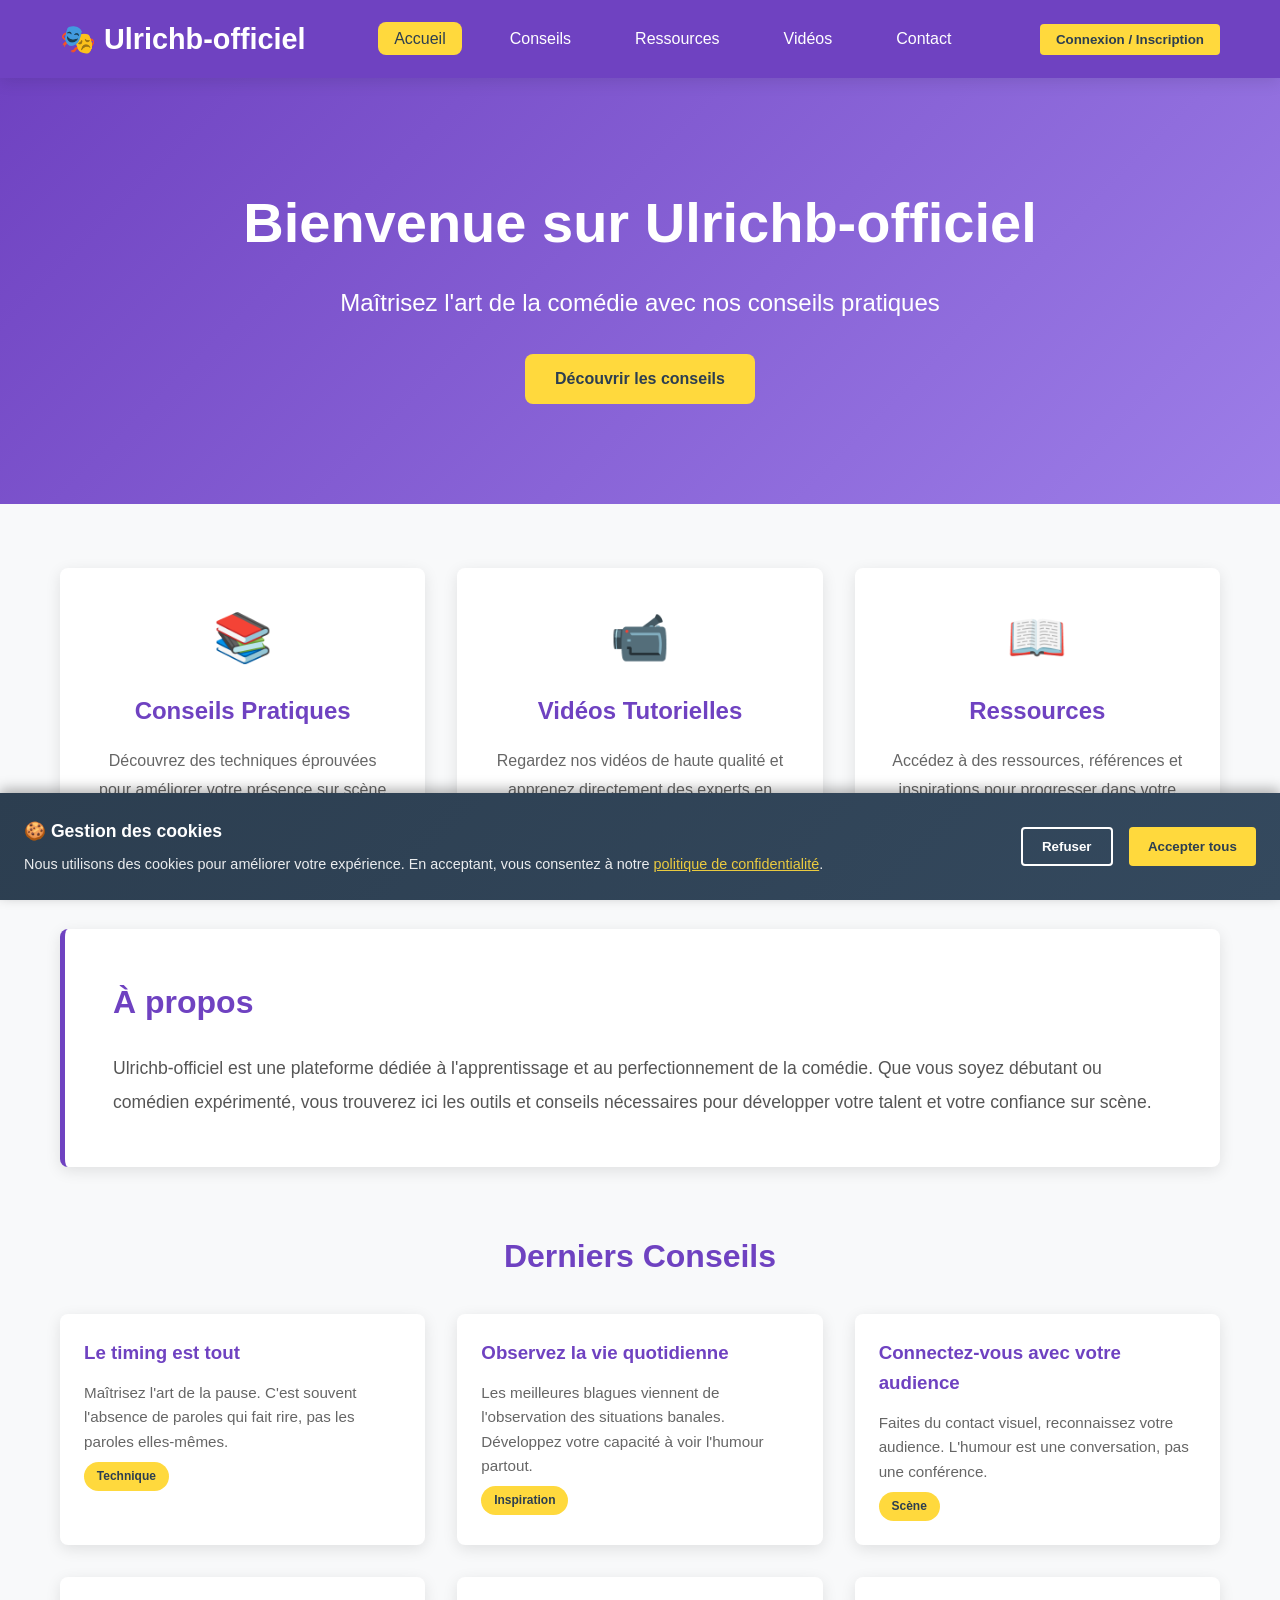
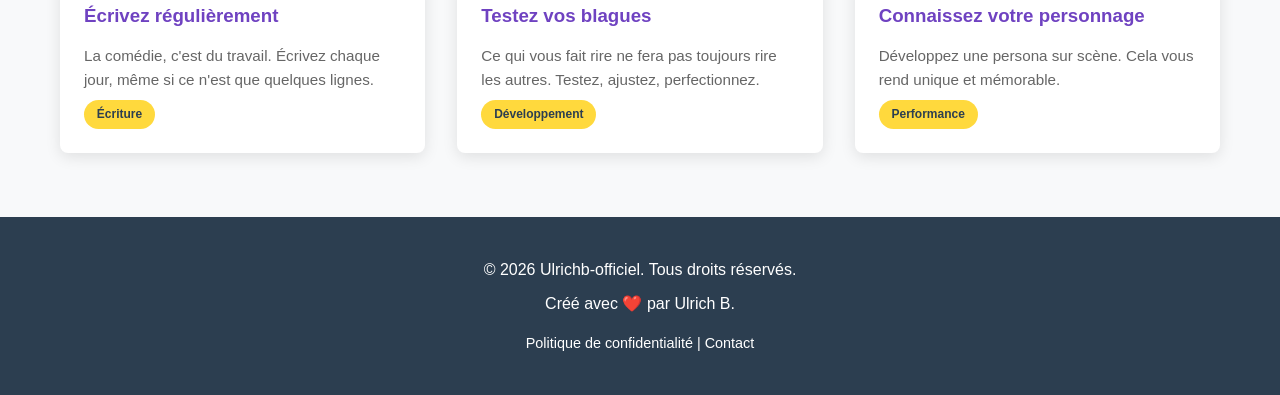
<file: index.html>
<!DOCTYPE html>
<html lang="fr">
<head>
    <meta charset="UTF-8">
    <meta name="viewport" content="width=device-width, initial-scale=1.0">
    <meta name="description" content="Ulrichb-officiel - Des conseils à la comédie">
    <meta name="theme-color" content="#6f42c1">
    <title>Ulrichb-officiel | Conseils à la Comédie</title>
    <link rel="stylesheet" href="css/styles.css">
</head>
<body>
    <!-- Navigation -->
    <nav class="navbar">
        <div class="container" style="display: flex; justify-content: space-between; align-items: center;">
            <div class="navbar-brand">
                <h1>🎭 Ulrichb-officiel</h1>
            </div>
            <ul class="navbar-menu">
                <li><a href="index.html" class="active">Accueil</a></li>
                <li><a href="pages/conseils.html">Conseils</a></li>
                <li><a href="pages/ressources.html">Ressources</a></li>
                <li><a href="pages/videos.html">Vidéos</a></li>
                <li><a href="pages/contact.html">Contact</a></li>
            </ul>
            <div id="auth-btn"></div>
        </div>
    </nav>

    <!-- En-tête principal -->
    <header class="hero">
        <div class="container">
            <h1>Bienvenue sur Ulrichb-officiel</h1>
            <p class="subtitle">Maîtrisez l'art de la comédie avec nos conseils pratiques</p>
            <a href="pages/conseils.html" class="cta-button">Découvrir les conseils</a>
        </div>
    </header>

    <!-- Contenu principal -->
    <main class="container">
        <!-- Sections principales -->
        <section class="features">
            <div class="feature-card">
                <div class="feature-icon">📚</div>
                <h3>Conseils Pratiques</h3>
                <p>Découvrez des techniques éprouvées pour améliorer votre présence sur scène et votre sens de l'humour.</p>
            </div>
            <div class="feature-card">
                <div class="feature-icon">📹</div>
                <h3>Vidéos Tutorielles</h3>
                <p>Regardez nos vidéos de haute qualité et apprenez directement des experts en comédie.</p>
            </div>
            <div class="feature-card">
                <div class="feature-icon">📖</div>
                <h3>Ressources</h3>
                <p>Accédez à des ressources, références et inspirations pour progresser dans votre parcours comique.</p>
            </div>
        </section>

        <!-- Section d'introduction -->
        <section class="intro">
            <h2>À propos</h2>
            <p>
                Ulrichb-officiel est une plateforme dédiée à l'apprentissage et au perfectionnement de la comédie. 
                Que vous soyez débutant ou comédien expérimenté, vous trouverez ici les outils et conseils 
                nécessaires pour développer votre talent et votre confiance sur scène.
            </p>
        </section>

        <!-- Derniers conseils -->
        <section class="latest-tips">
            <h2>Derniers Conseils</h2>
            <div id="tips-container" class="tips-grid">
                <!-- Chargé dynamiquement via JavaScript -->
            </div>
        </section>
    </main>

    <!-- Pied de page -->
    <footer class="footer">
        <div class="container">
            <p>&copy; 2026 Ulrichb-officiel. Tous droits réservés.</p>
            <p>Créé avec ❤️ par Ulrich B.</p>
            <p style="margin-top: 1rem; font-size: 0.9rem;">
                <a href="pages/politique-confidentialite.html" style="color: inherit; text-decoration: none;">Politique de confidentialité</a> | 
                <a href="pages/contact.html" style="color: inherit; text-decoration: none;">Contact</a>
            </p>
        </div>
    </footer>

    <!-- Scripts -->
    <script src="js/script.js"></script>
    <script src="js/notifications.js"></script>
    <script src="js/cookies.js"></script>
    <script src="js/auth.js"></script>
    <script src="js/videos.js"></script>

    <!-- Modal d'authentification -->
    <div id="auth-modal" class="modal-overlay">
        <div class="modal-content">
            <div class="modal-header">
                <h2>Authentification</h2>
                <button class="close-btn" onclick="closeAuthModal()">×</button>
            </div>

            <div id="auth-error" class="error-message"></div>

            <div class="tabs">
                <button class="tab-btn active" onclick="switchTab('login')">Connexion</button>
                <button class="tab-btn" onclick="switchTab('signup')">Inscription</button>
            </div>

            <div id="login-tab" class="tab-content active">
                <form onsubmit="handleLogin(event)">
                    <div class="form-group">
                        <label for="login-email">Email</label>
                        <input type="email" id="login-email" required>
                    </div>
                    <div class="form-group">
                        <label for="login-password">Mot de passe</label>
                        <input type="password" id="login-password" required>
                    </div>
                    <div class="checkbox-group">
                        <input type="checkbox" id="remember" checked>
                        <label for="remember">Se souvenir de moi</label>
                    </div>
                    <button type="submit" class="btn btn-primary">Se connecter</button>
                </form>
            </div>

            <div id="signup-tab" class="tab-content">
                <form onsubmit="handleSignup(event)">
                    <div class="form-group">
                        <label for="signup-nom">Nom complet</label>
                        <input type="text" id="signup-nom" required>
                    </div>
                    <div class="form-group">
                        <label for="signup-email">Email</label>
                        <input type="email" id="signup-email" required>
                    </div>
                    <div class="form-group">
                        <label for="signup-password">Mot de passe</label>
                        <input type="password" id="signup-password" required>
                    </div>
                    <div class="form-group">
                        <label for="signup-password-confirm">Confirmer le mot de passe</label>
                        <input type="password" id="signup-password-confirm" required>
                    </div>
                    <div class="checkbox-group">
                        <input type="checkbox" id="agree-terms" required>
                        <label for="agree-terms">
                            J'accepte les <a href="pages/politique-confidentialite.html" target="_blank">conditions d'utilisation</a>
                        </label>
                    </div>
                    <button type="submit" class="btn btn-primary">S'inscrire</button>
                </form>
            </div>
        </div>
    </div>

    <style>
        .modal-overlay {
            display: none;
            position: fixed;
            top: 0;
            left: 0;
            right: 0;
            bottom: 0;
            background-color: rgba(0, 0, 0, 0.5);
            z-index: 10000;
            justify-content: center;
            align-items: center;
        }

        .modal-overlay.active {
            display: flex;
        }

        .modal-content {
            background: white;
            border-radius: 8px;
            padding: 2rem;
            max-width: 400px;
            width: 100%;
            box-shadow: 0 10px 40px rgba(0, 0, 0, 0.3);
        }

        .modal-header {
            display: flex;
            justify-content: space-between;
            align-items: center;
            margin-bottom: 1.5rem;
        }

        .modal-header h2 {
            color: var(--primary-color);
            margin: 0;
        }

        .close-btn {
            background: none;
            border: none;
            font-size: 1.5rem;
            cursor: pointer;
            color: #999;
        }

        .form-group {
            margin-bottom: 1.5rem;
        }

        .form-group label {
            display: block;
            margin-bottom: 0.5rem;
            font-weight: 600;
            color: var(--primary-color);
        }

        .form-group input {
            width: 100%;
            padding: 0.8rem;
            border: 2px solid var(--light-color);
            border-radius: 4px;
            font-size: 1rem;
            font-family: inherit;
        }

        .form-group input:focus {
            outline: none;
            border-color: var(--primary-color);
            box-shadow: 0 0 0 3px rgba(111, 66, 193, 0.1);
        }

        .checkbox-group {
            display: flex;
            align-items: center;
            gap: 0.5rem;
            margin-bottom: 1.5rem;
        }

        .checkbox-group input[type="checkbox"] {
            width: auto;
        }

        .checkbox-group label {
            margin: 0;
            font-weight: 400;
            font-size: 0.9rem;
        }

        .checkbox-group a {
            color: var(--primary-color);
            text-decoration: none;
        }

        .checkbox-group a:hover {
            text-decoration: underline;
        }

        .btn {
            width: 100%;
            padding: 0.8rem;
            border: none;
            border-radius: 4px;
            font-size: 1rem;
            font-weight: 600;
            cursor: pointer;
            transition: var(--transition);
        }

        .btn-primary {
            background-color: var(--primary-color);
            color: white;
        }

        .btn-primary:hover {
            background-color: #5a38a0;
            transform: translateY(-2px);
            box-shadow: 0 4px 12px rgba(111, 66, 193, 0.3);
        }

        .tabs {
            display: flex;
            gap: 1rem;
            margin-bottom: 1.5rem;
        }

        .tab-btn {
            flex: 1;
            padding: 0.8rem;
            border: 2px solid var(--light-color);
            background: none;
            color: var(--dark-color);
            cursor: pointer;
            border-radius: 4px;
            font-weight: 600;
            transition: var(--transition);
        }

        .tab-btn.active {
            background-color: var(--primary-color);
            color: white;
            border-color: var(--primary-color);
        }

        .tab-content {
            display: none;
        }

        .tab-content.active {
            display: block;
        }

        .error-message {
            background-color: #f8d7da;
            color: #721c24;
            padding: 0.8rem;
            border-radius: 4px;
            margin-bottom: 1rem;
            display: none;
        }

        .error-message.show {
            display: block;
        }
    </style>

    <script>
        function openAuthModal() {
            document.getElementById('auth-modal').classList.add('active');
        }

        function closeAuthModal() {
            document.getElementById('auth-modal').classList.remove('active');
            clearAuthError();
        }

        function switchTab(tab) {
            document.querySelectorAll('.tab-content').forEach(el => el.classList.remove('active'));
            document.querySelectorAll('.tab-btn').forEach(el => el.classList.remove('active'));
            
            document.getElementById(tab + '-tab').classList.add('active');
            event.target.classList.add('active');
            clearAuthError();
        }

        function showAuthError(message) {
            const errorDiv = document.getElementById('auth-error');
            errorDiv.textContent = message;
            errorDiv.classList.add('show');
        }

        function clearAuthError() {
            const errorDiv = document.getElementById('auth-error');
            errorDiv.classList.remove('show');
        }

        function handleLogin(e) {
            e.preventDefault();
            const email = document.getElementById('login-email').value;
            const password = document.getElementById('login-password').value;

            try {
                const user = {
                    email: email,
                    nom: email.split('@')[0]
                };
                localStorage.setItem('ulrichb_user', JSON.stringify(user));
                
                notificationManager.success('✅ Connexion réussie ! Bienvenue.');
                closeAuthModal();
                setTimeout(() => location.reload(), 1000);
            } catch (error) {
                showAuthError('❌ ' + error.message);
            }
        }

        function handleSignup(e) {
            e.preventDefault();
            const nom = document.getElementById('signup-nom').value;
            const email = document.getElementById('signup-email').value;
            const password = document.getElementById('signup-password').value;
            const passwordConfirm = document.getElementById('signup-password-confirm').value;

            if (password !== passwordConfirm) {
                showAuthError('❌ Les mots de passe ne correspondent pas');
                return;
            }

            try {
                const user = {
                    email: email,
                    nom: nom,
                    createdAt: new Date().toISOString()
                };
                localStorage.setItem('ulrichb_user', JSON.stringify(user));
                
                notificationManager.success('✅ Inscription réussie ! Bienvenue.');
                closeAuthModal();
                setTimeout(() => location.reload(), 1000);
            } catch (error) {
                showAuthError('❌ ' + error.message);
            }
        }

        document.getElementById('auth-modal').addEventListener('click', (e) => {
            if (e.target === document.getElementById('auth-modal')) {
                closeAuthModal();
            }
        });
    </script>
</body>
</html>
</file>
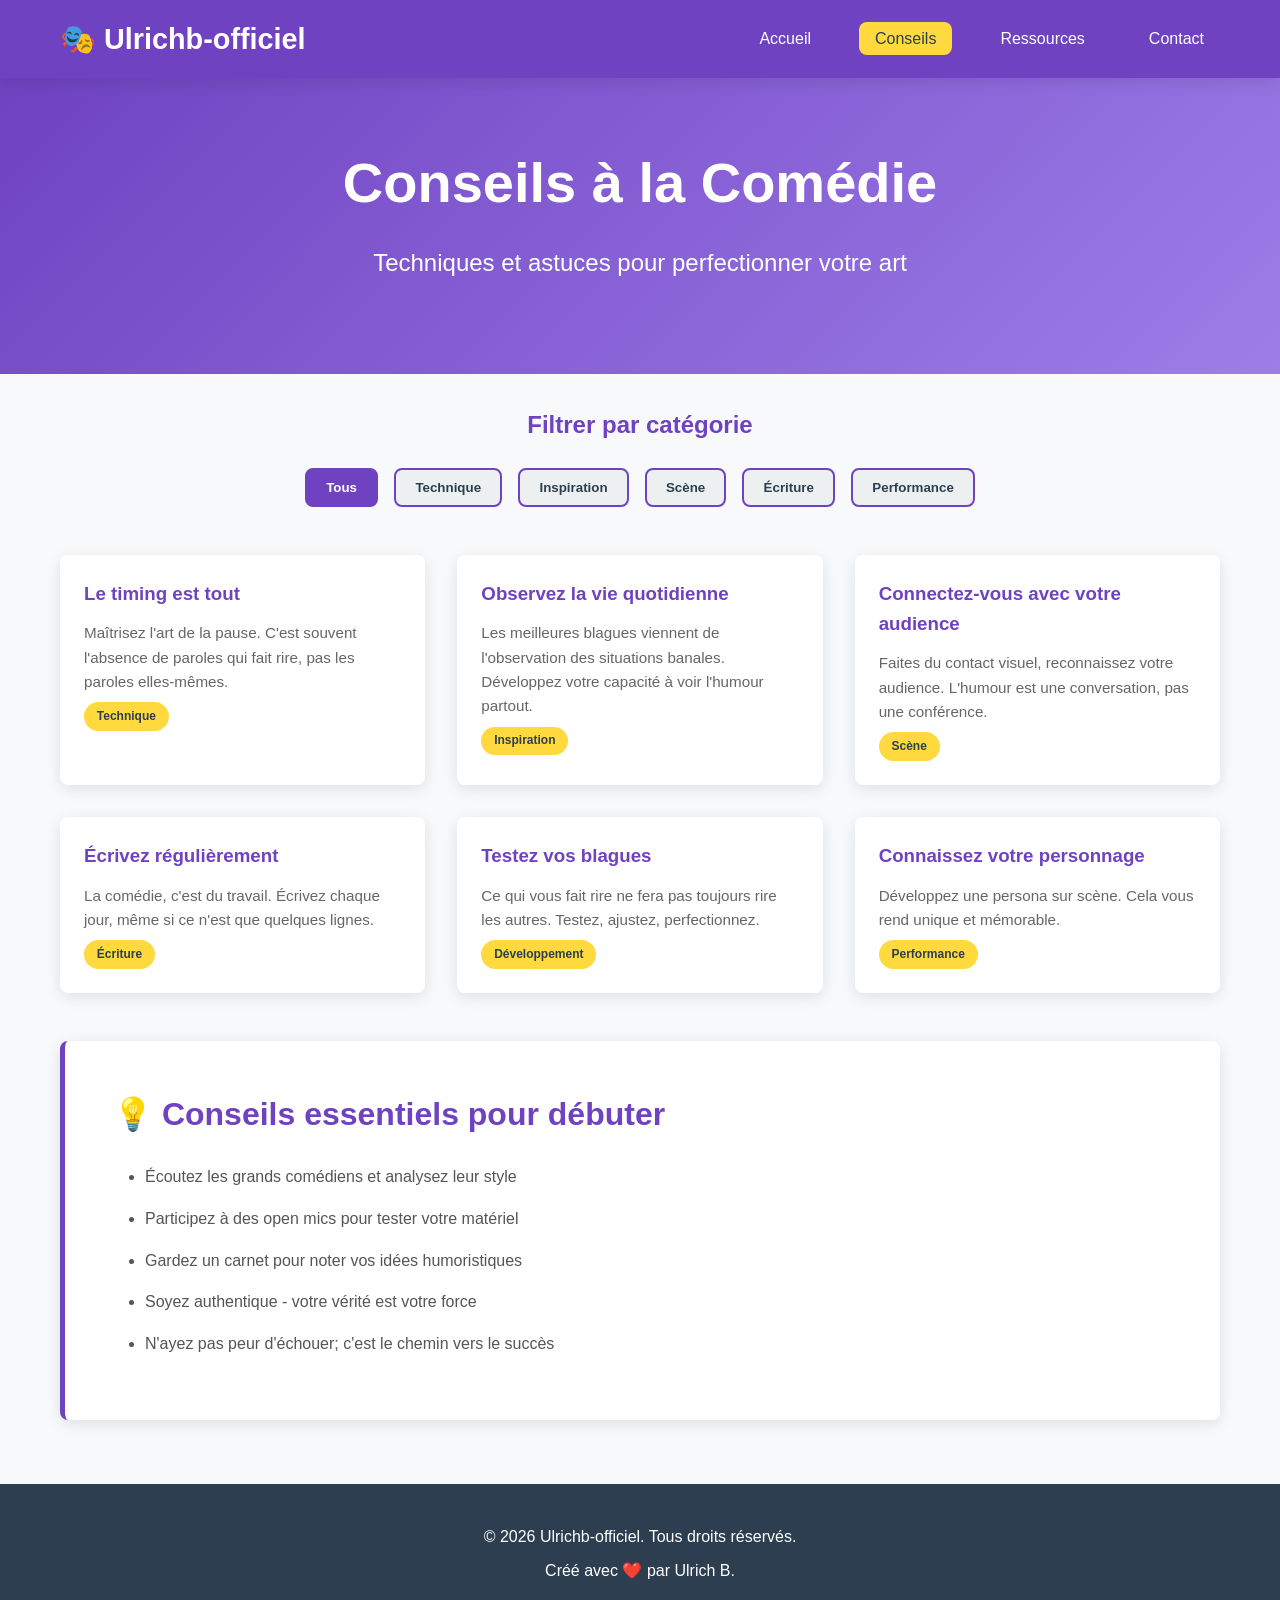
<file: pages/conseils.html>
<!DOCTYPE html>
<html lang="fr">
<head>
    <meta charset="UTF-8">
    <meta name="viewport" content="width=device-width, initial-scale=1.0">
    <meta name="description" content="Conseils à la comédie - Techniques et astuces">
    <title>Conseils | Ulrichb-officiel</title>
    <link rel="stylesheet" href="../css/styles.css">
</head>
<body>
    <!-- Navigation -->
    <nav class="navbar">
        <div class="container">
            <div class="navbar-brand">
                <h1>🎭 Ulrichb-officiel</h1>
            </div>
            <ul class="navbar-menu">
                <li><a href="../index.html">Accueil</a></li>
                <li><a href="conseils.html" class="active">Conseils</a></li>
                <li><a href="ressources.html">Ressources</a></li>
                <li><a href="contact.html">Contact</a></li>
            </ul>
        </div>
    </nav>

    <!-- En-tête de la page -->
    <header class="hero" style="padding: 60px 0;">
        <div class="container">
            <h1>Conseils à la Comédie</h1>
            <p class="subtitle">Techniques et astuces pour perfectionner votre art</p>
        </div>
    </header>

    <!-- Contenu principal -->
    <main class="container">
        <!-- Section de filtrage -->
        <section style="margin: 2rem 0; text-align: center;">
            <h2 style="color: var(--primary-color); margin-bottom: 1.5rem;">Filtrer par catégorie</h2>
            <div id="filter-buttons" style="display: flex; gap: 1rem; justify-content: center; flex-wrap: wrap;">
                <button class="filter-btn active" onclick="filterByCategory('all')">Tous</button>
                <button class="filter-btn" onclick="filterByCategory('Technique')">Technique</button>
                <button class="filter-btn" onclick="filterByCategory('Inspiration')">Inspiration</button>
                <button class="filter-btn" onclick="filterByCategory('Scène')">Scène</button>
                <button class="filter-btn" onclick="filterByCategory('Écriture')">Écriture</button>
                <button class="filter-btn" onclick="filterByCategory('Performance')">Performance</button>
            </div>
        </section>

        <!-- Grille de conseils -->
        <section id="conseils-grid" class="tips-grid" style="margin: 3rem 0;">
            <!-- Chargé dynamiquement -->
        </section>

        <!-- Section supplémentaire -->
        <section class="intro">
            <h2>💡 Conseils essentiels pour débuter</h2>
            <ul style="margin-left: 2rem; color: #555;">
                <li style="margin: 1rem 0;">Écoutez les grands comédiens et analysez leur style</li>
                <li style="margin: 1rem 0;">Participez à des open mics pour tester votre matériel</li>
                <li style="margin: 1rem 0;">Gardez un carnet pour noter vos idées humoristiques</li>
                <li style="margin: 1rem 0;">Soyez authentique - votre vérité est votre force</li>
                <li style="margin: 1rem 0;">N'ayez pas peur d'échouer; c'est le chemin vers le succès</li>
            </ul>
        </section>
    </main>

    <!-- Pied de page -->
    <footer class="footer">
        <div class="container">
            <p>&copy; 2026 Ulrichb-officiel. Tous droits réservés.</p>
            <p>Créé avec ❤️ par Ulrich B.</p>
        </div>
    </footer>

    <style>
        .filter-btn {
            background-color: var(--light-color);
            color: var(--dark-color);
            border: 2px solid var(--primary-color);
            padding: 0.6rem 1.2rem;
            border-radius: var(--border-radius);
            cursor: pointer;
            font-weight: 600;
            transition: var(--transition);
        }
        .filter-btn:hover, .filter-btn.active {
            background-color: var(--primary-color);
            color: white;
        }
    </style>

    <script src="../js/script.js"></script>
    <script>
        let allTips = [];
        document.addEventListener('DOMContentLoaded', () => {
            allTips = window.ComedyUtils.getTips();
            displayTips(allTips);
        });
        function filterByCategory(category) {
            document.querySelectorAll('.filter-btn').forEach(btn => btn.classList.remove('active'));
            event.target.classList.add('active');
            if (category === 'all') {
                displayTips(allTips);
            } else {
                const filtered = window.ComedyUtils.filter(category);
                displayTips(filtered);
            }
        }
        function displayTips(tips) {
            const grid = document.getElementById('conseils-grid');
            grid.innerHTML = '';
            if (tips.length === 0) {
                grid.innerHTML = '<p style="grid-column: 1/-1; text-align: center; color: #999;">Aucun conseil trouvé.</p>';
                return;
            }
            tips.forEach(tip => {
                const card = document.createElement('div');
                card.className = 'tip-card';
                card.innerHTML = `<h3>${escapeHtml(tip.title)}</h3><p>${escapeHtml(tip.description)}</p><span class="tip-category">${escapeHtml(tip.category)}</span>`;
                grid.appendChild(card);
            });
        }
    </script>
</body>
</html>
</file>
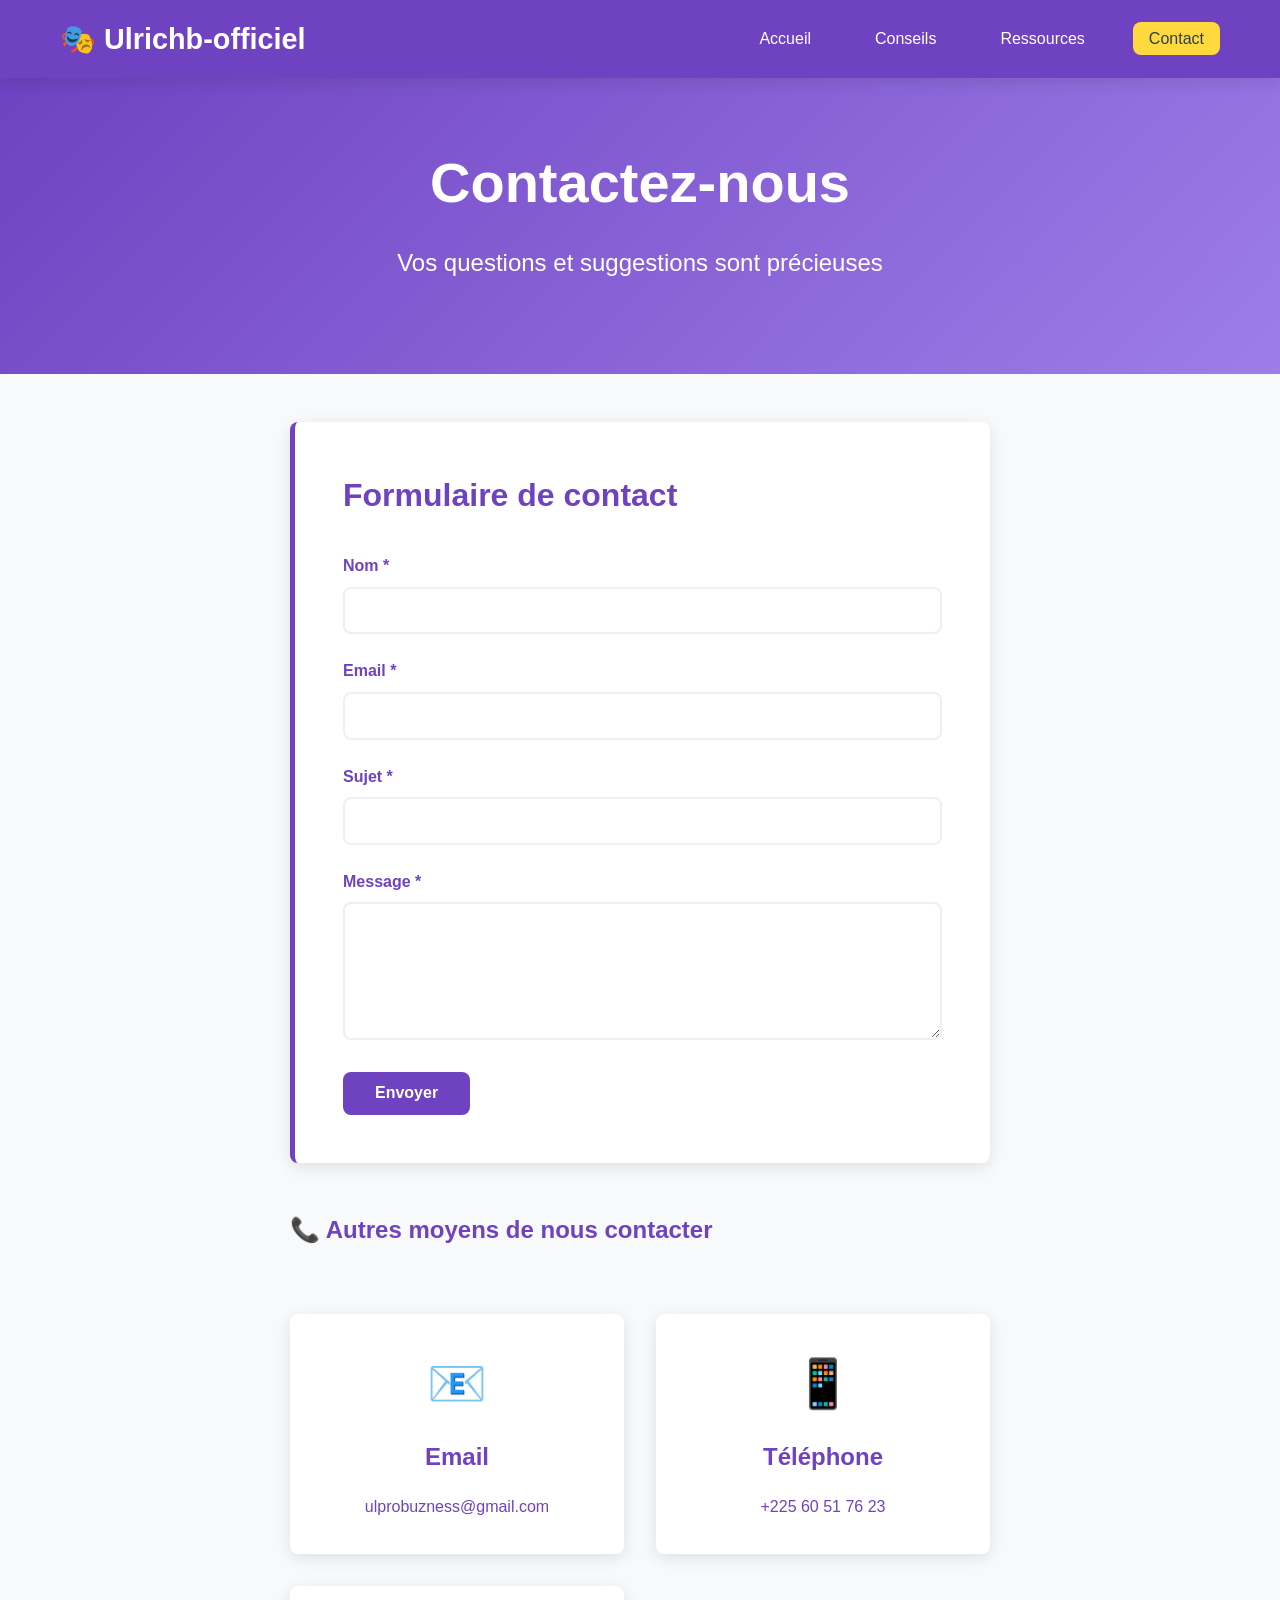
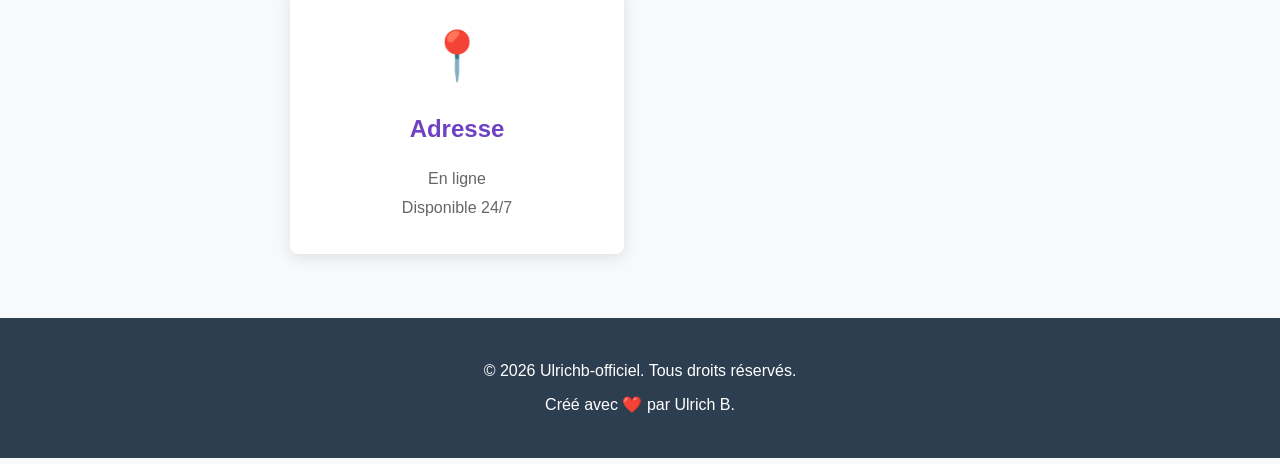
<file: pages/contact.html>
<!DOCTYPE html>
<html lang="fr">
<head>
    <meta charset="UTF-8">
    <meta name="viewport" content="width=device-width, initial-scale=1.0">
    <meta name="description" content="Contact - Ulrichb-officiel">
    <title>Contact | Ulrichb-officiel</title>
    <link rel="stylesheet" href="../css/styles.css">
</head>
<body>
    <!-- Navigation -->
    <nav class="navbar">
        <div class="container">
            <div class="navbar-brand">
                <h1>🎭 Ulrichb-officiel</h1>
            </div>
            <ul class="navbar-menu">
                <li><a href="../index.html">Accueil</a></li>
                <li><a href="conseils.html">Conseils</a></li>
                <li><a href="ressources.html">Ressources</a></li>
                <li><a href="contact.html" class="active">Contact</a></li>
            </ul>
        </div>
    </nav>

    <!-- En-tête -->
    <header class="hero" style="padding: 60px 0;">
        <div class="container">
            <h1>Contactez-nous</h1>
            <p class="subtitle">Vos questions et suggestions sont précieuses</p>
        </div>
    </header>

    <!-- Contenu -->
    <main class="container">
        <div style="max-width: 700px; margin: 3rem auto;">
            <section class="intro">
                <h2>Formulaire de contact</h2>
                <form id="contact-form" style="margin-top: 2rem;">
                    <div style="margin-bottom: 1.5rem;">
                        <label for="name" style="display: block; margin-bottom: 0.5rem; font-weight: 600; color: var(--primary-color);">Nom *</label>
                        <input type="text" id="name" name="name" required style="width: 100%; padding: 0.8rem; border: 2px solid var(--light-color); border-radius: var(--border-radius); font-size: 1rem;">
                    </div>
                    <div style="margin-bottom: 1.5rem;">
                        <label for="email" style="display: block; margin-bottom: 0.5rem; font-weight: 600; color: var(--primary-color);">Email *</label>
                        <input type="email" id="email" name="email" required style="width: 100%; padding: 0.8rem; border: 2px solid var(--light-color); border-radius: var(--border-radius); font-size: 1rem;">
                    </div>
                    <div style="margin-bottom: 1.5rem;">
                        <label for="subject" style="display: block; margin-bottom: 0.5rem; font-weight: 600; color: var(--primary-color);">Sujet *</label>
                        <input type="text" id="subject" name="subject" required style="width: 100%; padding: 0.8rem; border: 2px solid var(--light-color); border-radius: var(--border-radius); font-size: 1rem;">
                    </div>
                    <div style="margin-bottom: 1.5rem;">
                        <label for="message" style="display: block; margin-bottom: 0.5rem; font-weight: 600; color: var(--primary-color);">Message *</label>
                        <textarea id="message" name="message" required rows="6" style="width: 100%; padding: 0.8rem; border: 2px solid var(--light-color); border-radius: var(--border-radius); font-size: 1rem;"></textarea>
                    </div>
                    <button type="submit" style="background-color: var(--primary-color); color: white; padding: 0.8rem 2rem; border: none; border-radius: var(--border-radius); font-size: 1rem; font-weight: 600; cursor: pointer;">Envoyer</button>
                </form>
            </section>

            <section style="margin-top: 3rem;">
                <h2 style="color: var(--primary-color); margin-bottom: 2rem;">📞 Autres moyens de nous contacter</h2>
                <div class="features">
                    <div class="feature-card">
                        <div class="feature-icon">📧</div>
                        <h3>Email</h3>
                        <p><a href="mailto:ulprobuzness@gmail.com" style="color: var(--primary-color); text-decoration: none;">ulprobuzness@gmail.com</a></p>
                    </div>
                    <div class="feature-card">
                        <div class="feature-icon">📱</div>
                        <h3>Téléphone</h3>
                        <p><a href="tel:+22560517623" style="color: var(--primary-color); text-decoration: none;">+225 60 51 76 23</a></p>
                    </div>
                    <div class="feature-card">
                        <div class="feature-icon">📍</div>
                        <h3>Adresse</h3>
                        <p>En ligne<br>Disponible 24/7</p>
                    </div>
                </div>
            </section>
        </div>
    </main>

    <!-- Pied de page -->
    <footer class="footer">
        <div class="container">
            <p>&copy; 2026 Ulrichb-officiel. Tous droits réservés.</p>
            <p>Créé avec ❤️ par Ulrich B.</p>
        </div>
    </footer>

    <script src="../js/script.js"></script>
    <script>
        document.getElementById('contact-form').addEventListener('submit', function(e) {
            e.preventDefault();
            alert('Merci pour votre message! Nous vous répondrons bientôt.');
            this.reset();
        });
    </script>
</body>
</html>
</file>
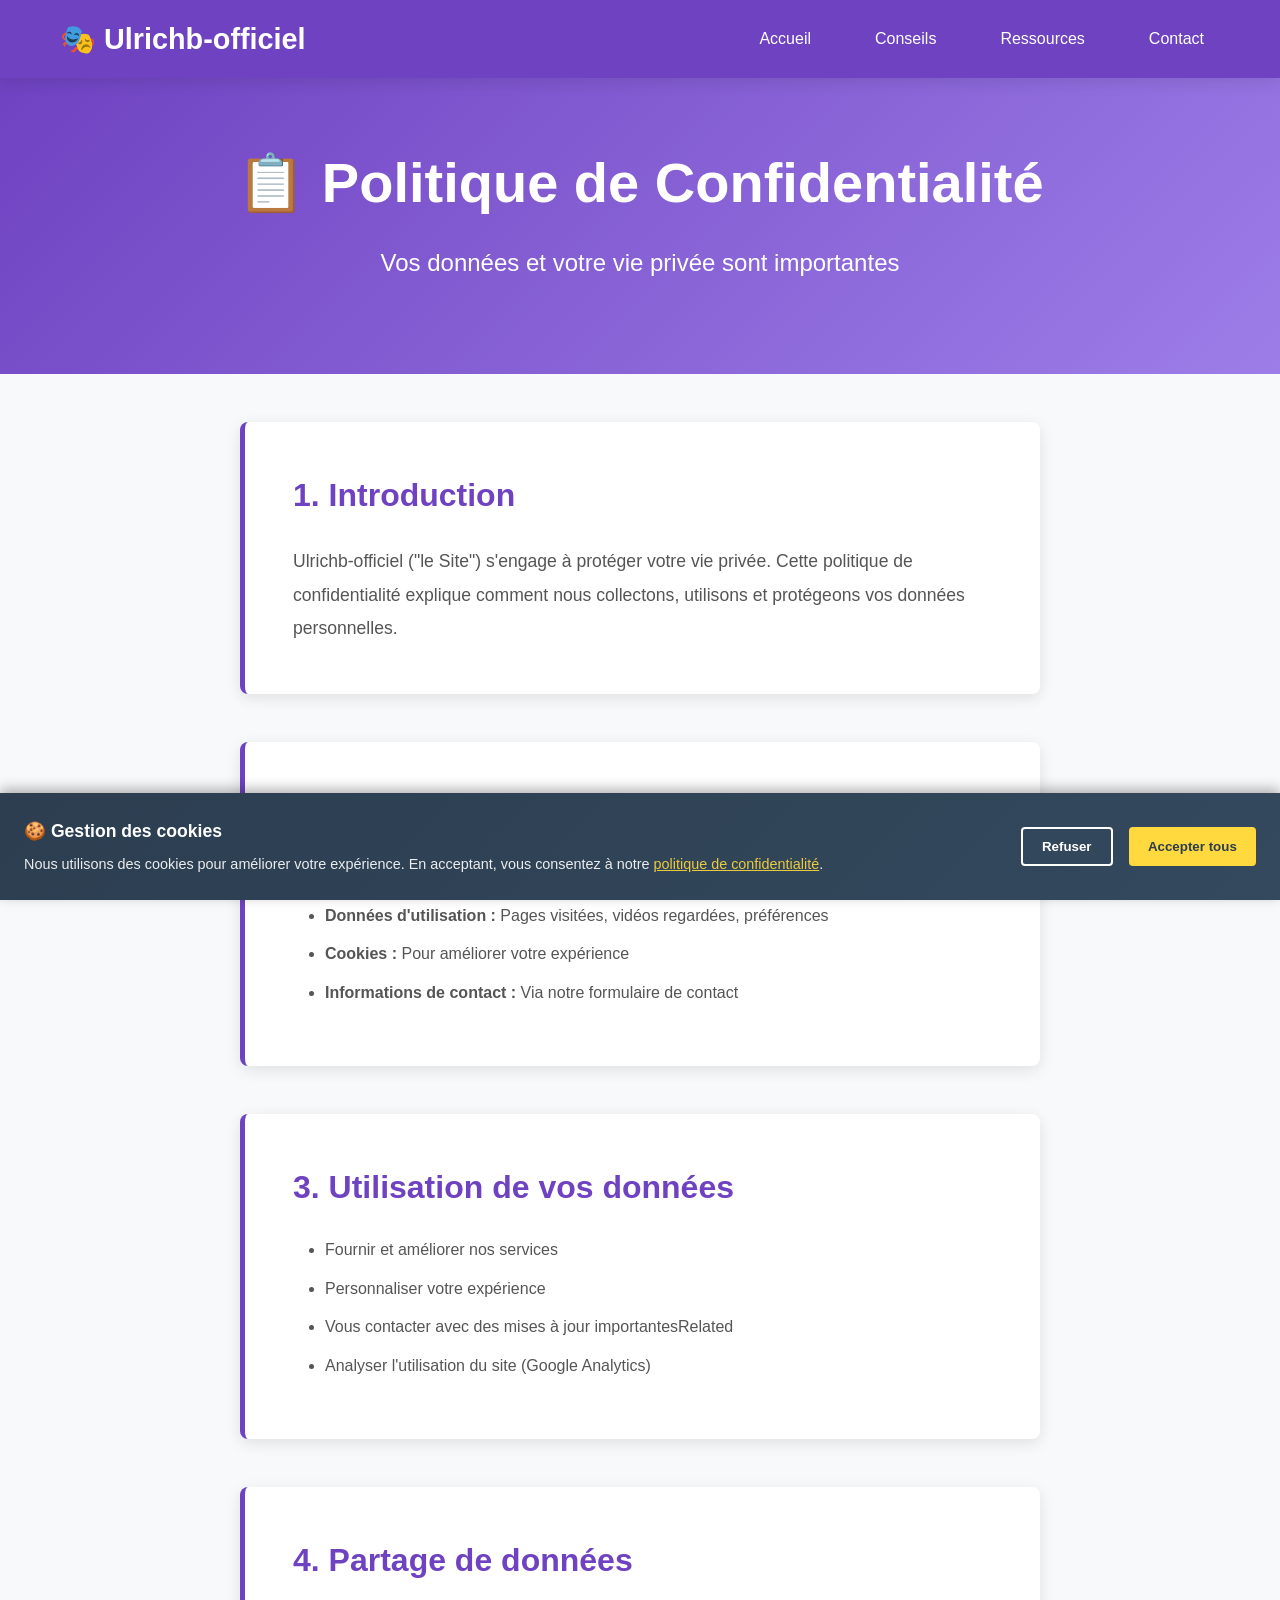
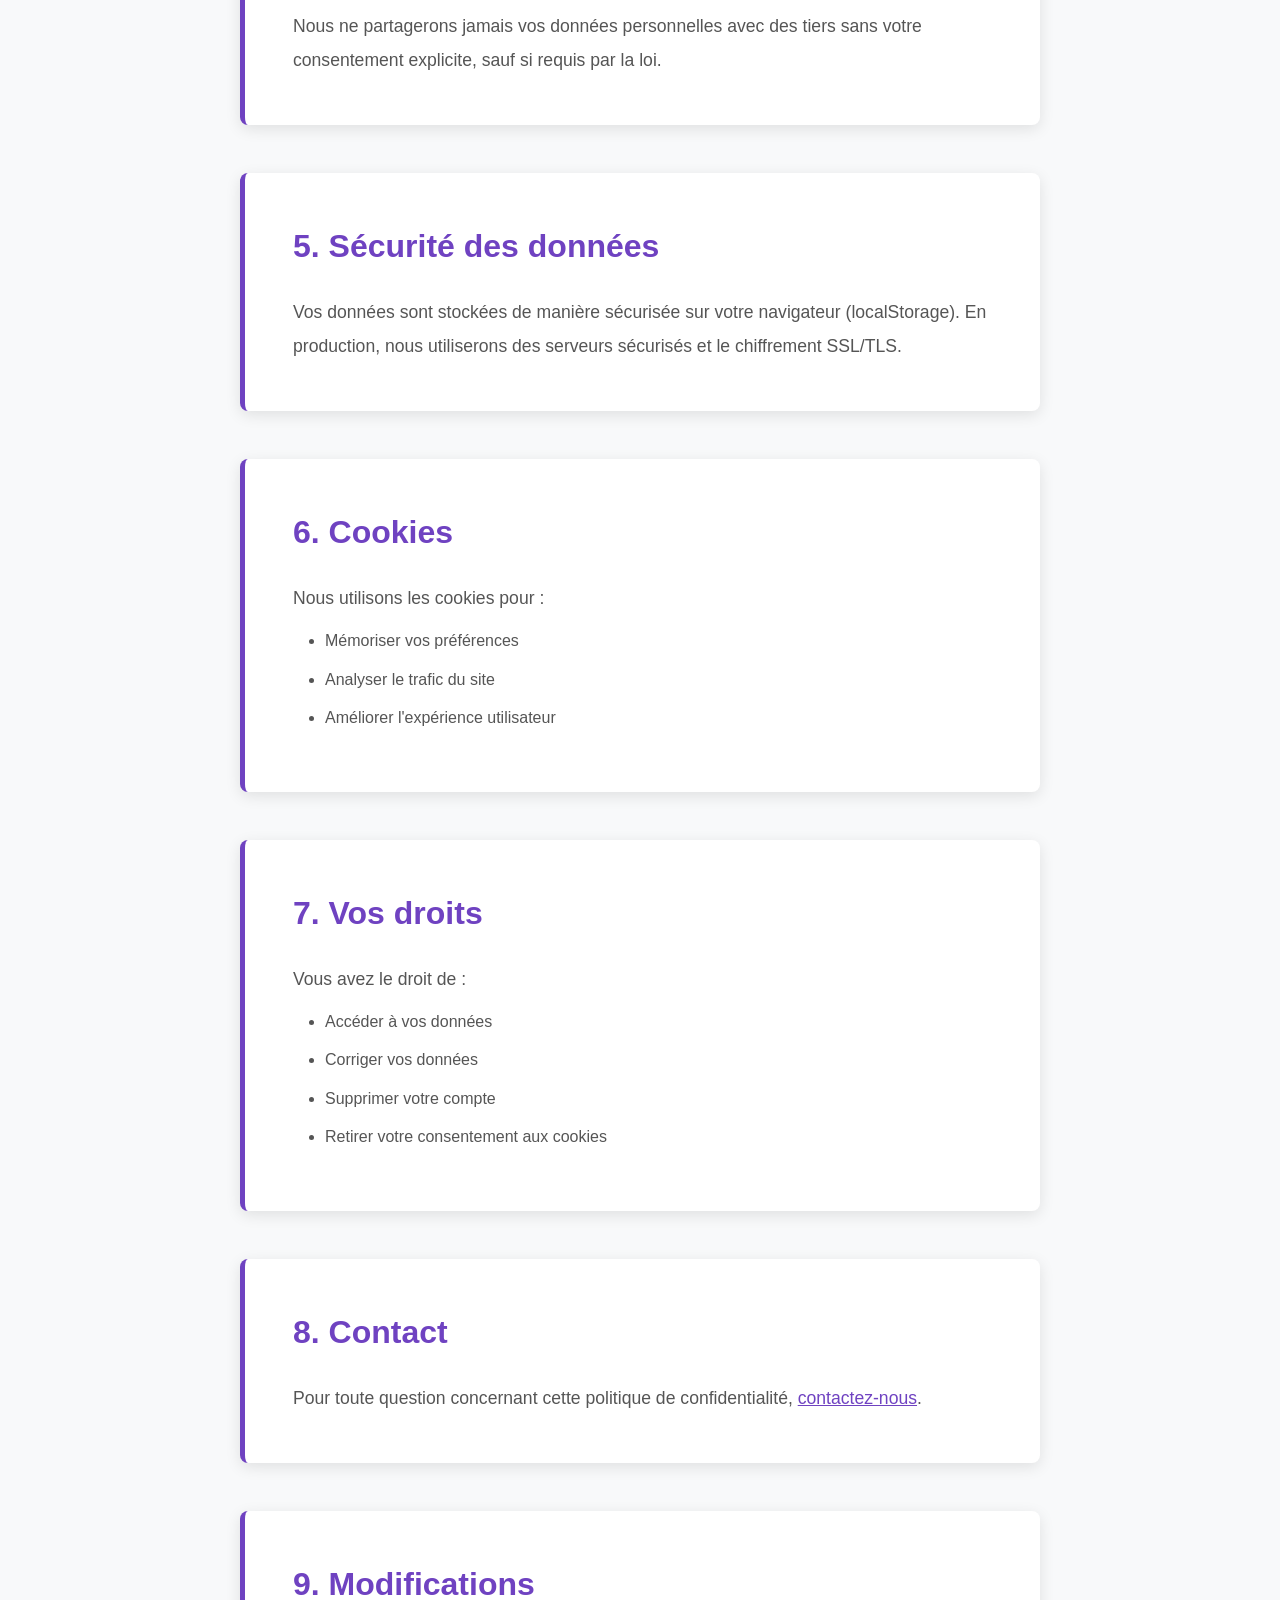
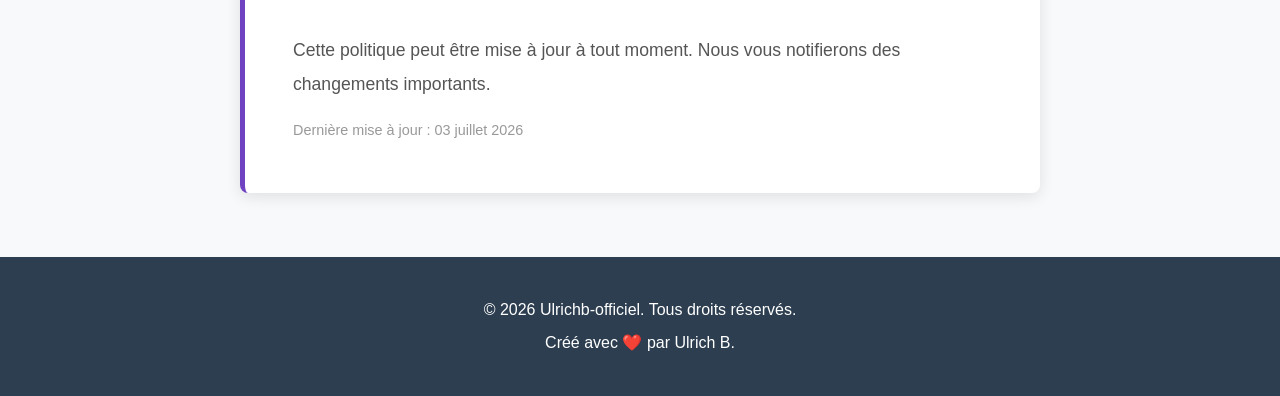
<file: pages/politique-confidentialite.html>
<!DOCTYPE html>
<html lang="fr">
<head>
    <meta charset="UTF-8">
    <meta name="viewport" content="width=device-width, initial-scale=1.0">
    <meta name="description" content="Politique de confidentialité - Ulrichb-officiel">
    <title>Politique de Confidentialité | Ulrichb-officiel</title>
    <link rel="stylesheet" href="../css/styles.css">
</head>
<body>
    <!-- Navigation -->
    <nav class="navbar">
        <div class="container">
            <div class="navbar-brand">
                <h1>🎭 Ulrichb-officiel</h1>
            </div>
            <ul class="navbar-menu">
                <li><a href="../index.html">Accueil</a></li>
                <li><a href="conseils.html">Conseils</a></li>
                <li><a href="ressources.html">Ressources</a></li>
                <li><a href="contact.html">Contact</a></li>
            </ul>
        </div>
    </nav>

    <!-- En-tête -->
    <header class="hero" style="padding: 60px 0;">
        <div class="container">
            <h1>📋 Politique de Confidentialité</h1>
            <p class="subtitle">Vos données et votre vie privée sont importantes</p>
        </div>
    </header>

    <!-- Contenu -->
    <main class="container">
        <div style="max-width: 800px; margin: 3rem auto;">
            <section class="intro">
                <h2>1. Introduction</h2>
                <p>
                    Ulrichb-officiel ("le Site") s'engage à protéger votre vie privée. Cette politique de confidentialité explique 
                    comment nous collectons, utilisons et protégeons vos données personnelles.
                </p>
            </section>

            <section class="intro">
                <h2>2. Données que nous collectons</h2>
                <ul style="margin-left: 2rem; color: #555;">
                    <li style="margin: 0.8rem 0;"><strong>Informations d'authentification :</strong> Nom, email, mot de passe</li>
                    <li style="margin: 0.8rem 0;"><strong>Données d'utilisation :</strong> Pages visitées, vidéos regardées, préférences</li>
                    <li style="margin: 0.8rem 0;"><strong>Cookies :</strong> Pour améliorer votre expérience</li>
                    <li style="margin: 0.8rem 0;"><strong>Informations de contact :</strong> Via notre formulaire de contact</li>
                </ul>
            </section>

            <section class="intro">
                <h2>3. Utilisation de vos données</h2>
                <ul style="margin-left: 2rem; color: #555;">
                    <li style="margin: 0.8rem 0;">Fournir et améliorer nos services</li>
                    <li style="margin: 0.8rem 0;">Personnaliser votre expérience</li>
                    <li style="margin: 0.8rem 0;">Vous contacter avec des mises à jour importantesRelated</li>
                    <li style="margin: 0.8rem 0;">Analyser l'utilisation du site (Google Analytics)</li>
                </ul>
            </section>

            <section class="intro">
                <h2>4. Partage de données</h2>
                <p>
                    Nous ne partagerons jamais vos données personnelles avec des tiers sans votre consentement explicite, 
                    sauf si requis par la loi.
                </p>
            </section>

            <section class="intro">
                <h2>5. Sécurité des données</h2>
                <p>
                    Vos données sont stockées de manière sécurisée sur votre navigateur (localStorage). 
                    En production, nous utiliserons des serveurs sécurisés et le chiffrement SSL/TLS.
                </p>
            </section>

            <section class="intro">
                <h2>6. Cookies</h2>
                <p>
                    Nous utilisons les cookies pour :
                </p>
                <ul style="margin-left: 2rem; color: #555;">
                    <li style="margin: 0.8rem 0;">Mémoriser vos préférences</li>
                    <li style="margin: 0.8rem 0;">Analyser le trafic du site</li>
                    <li style="margin: 0.8rem 0;">Améliorer l'expérience utilisateur</li>
                </ul>
            </section>

            <section class="intro">
                <h2>7. Vos droits</h2>
                <p>
                    Vous avez le droit de :
                </p>
                <ul style="margin-left: 2rem; color: #555;">
                    <li style="margin: 0.8rem 0;">Accéder à vos données</li>
                    <li style="margin: 0.8rem 0;">Corriger vos données</li>
                    <li style="margin: 0.8rem 0;">Supprimer votre compte</li>
                    <li style="margin: 0.8rem 0;">Retirer votre consentement aux cookies</li>
                </ul>
            </section>

            <section class="intro">
                <h2>8. Contact</h2>
                <p>
                    Pour toute question concernant cette politique de confidentialité, 
                    <a href="contact.html" style="color: var(--primary-color);">contactez-nous</a>.
                </p>
            </section>

            <section class="intro">
                <h2>9. Modifications</h2>
                <p>
                    Cette politique peut être mise à jour à tout moment. Nous vous notifierons des changements importants.
                </p>
                <p style="margin-top: 1rem; font-size: 0.9rem; color: #999;">
                    Dernière mise à jour : 03 juillet 2026
                </p>
            </section>
        </div>
    </main>

    <!-- Pied de page -->
    <footer class="footer">
        <div class="container">
            <p>&copy; 2026 Ulrichb-officiel. Tous droits réservés.</p>
            <p>Créé avec ❤️ par Ulrich B.</p>
        </div>
    </footer>

    <script src="../js/script.js"></script>
    <script src="../js/notifications.js"></script>
    <script src="../js/cookies.js"></script>
</body>
</html>
</file>
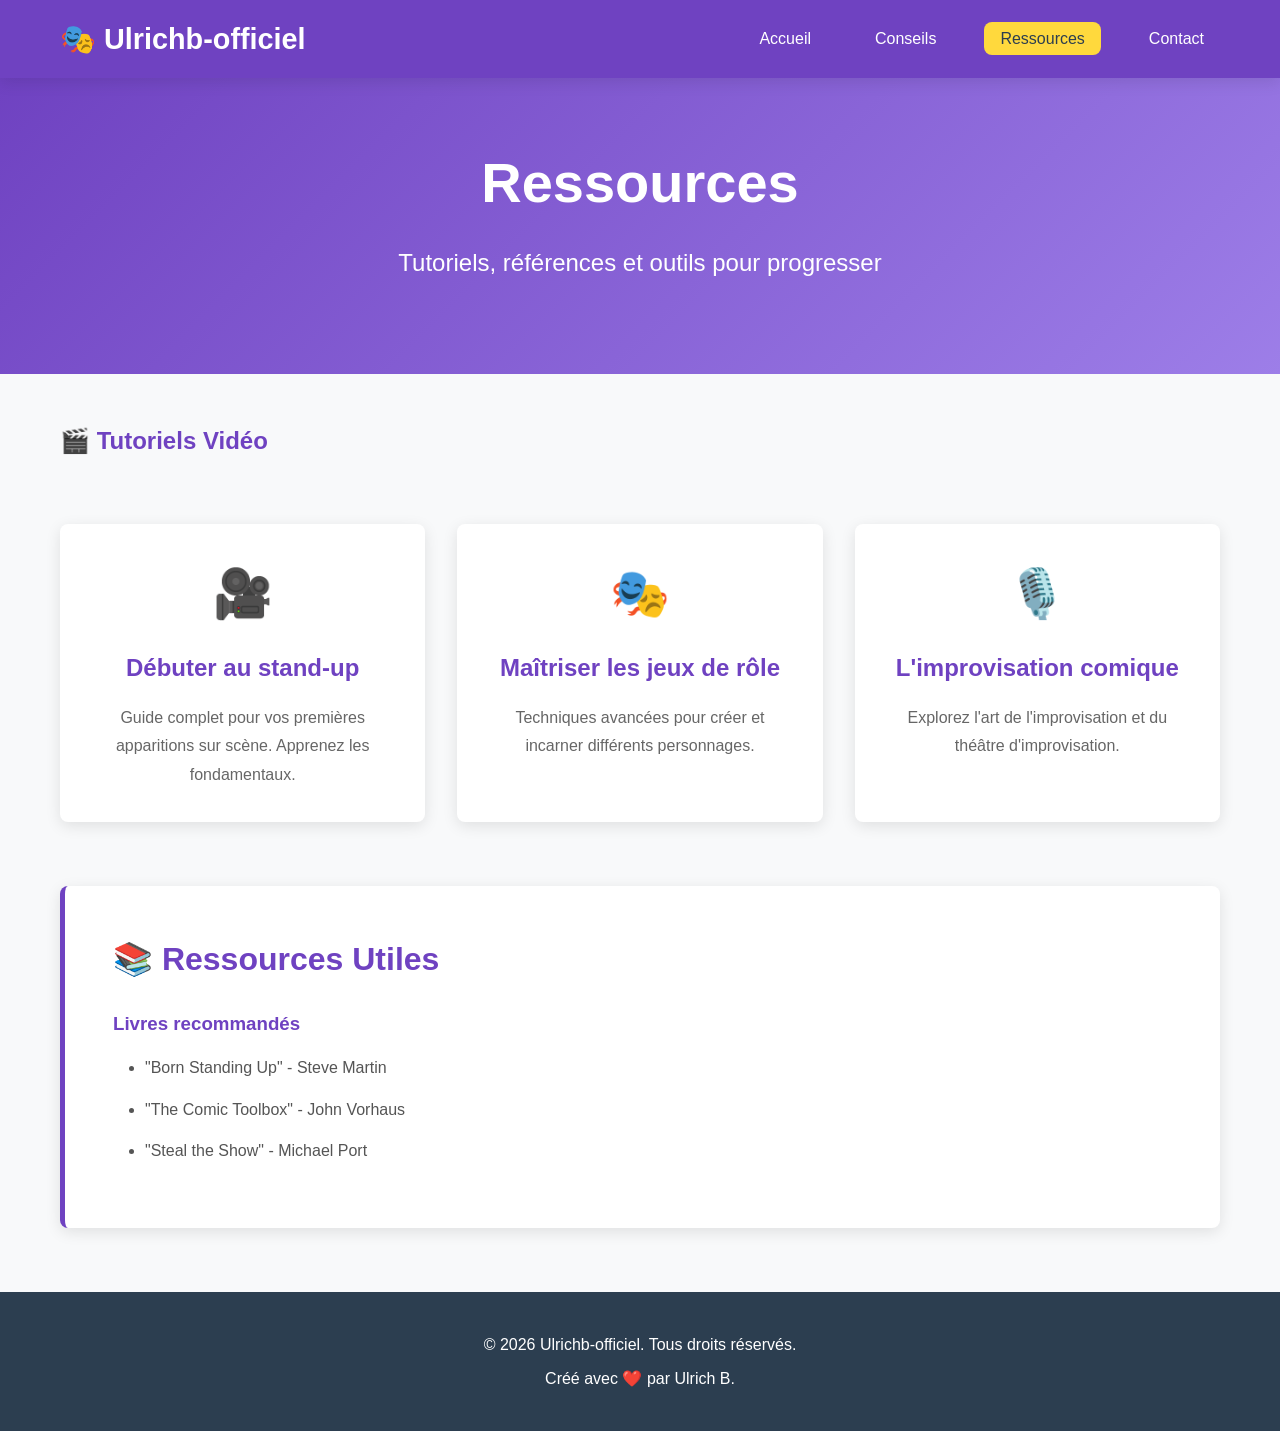
<file: pages/ressources.html>
<!DOCTYPE html>
<html lang="fr">
<head>
    <meta charset="UTF-8">
    <meta name="viewport" content="width=device-width, initial-scale=1.0">
    <meta name="description" content="Ressources pour la comédie">
    <title>Ressources | Ulrichb-officiel</title>
    <link rel="stylesheet" href="../css/styles.css">
</head>
<body>
    <!-- Navigation -->
    <nav class="navbar">
        <div class="container">
            <div class="navbar-brand">
                <h1>🎭 Ulrichb-officiel</h1>
            </div>
            <ul class="navbar-menu">
                <li><a href="../index.html">Accueil</a></li>
                <li><a href="conseils.html">Conseils</a></li>
                <li><a href="ressources.html" class="active">Ressources</a></li>
                <li><a href="contact.html">Contact</a></li>
            </ul>
        </div>
    </nav>

    <!-- En-tête -->
    <header class="hero" style="padding: 60px 0;">
        <div class="container">
            <h1>Ressources</h1>
            <p class="subtitle">Tutoriels, références et outils pour progresser</p>
        </div>
    </header>

    <!-- Contenu principal -->
    <main class="container">
        <section style="margin: 3rem 0;">
            <h2 style="color: var(--primary-color); margin-bottom: 2rem;">🎬 Tutoriels Vidéo</h2>
            <div class="features">
                <div class="feature-card">
                    <div class="feature-icon">🎥</div>
                    <h3>Débuter au stand-up</h3>
                    <p>Guide complet pour vos premières apparitions sur scène. Apprenez les fondamentaux.</p>
                </div>
                <div class="feature-card">
                    <div class="feature-icon">🎭</div>
                    <h3>Maîtriser les jeux de rôle</h3>
                    <p>Techniques avancées pour créer et incarner différents personnages.</p>
                </div>
                <div class="feature-card">
                    <div class="feature-icon">🎙️</div>
                    <h3>L'improvisation comique</h3>
                    <p>Explorez l'art de l'improvisation et du théâtre d'improvisation.</p>
                </div>
            </div>
        </section>

        <section class="intro">
            <h2>📚 Ressources Utiles</h2>
            <h3 style="color: var(--primary-color); margin-top: 1.5rem;">Livres recommandés</h3>
            <ul style="margin-left: 2rem; color: #555;">
                <li style="margin: 1rem 0;">&quot;Born Standing Up&quot; - Steve Martin</li>
                <li style="margin: 1rem 0;">&quot;The Comic Toolbox&quot; - John Vorhaus</li>
                <li style="margin: 1rem 0;">&quot;Steal the Show&quot; - Michael Port</li>
            </ul>
        </section>
    </main>

    <!-- Pied de page -->
    <footer class="footer">
        <div class="container">
            <p>&copy; 2026 Ulrichb-officiel. Tous droits réservés.</p>
            <p>Créé avec ❤️ par Ulrich B.</p>
        </div>
    </footer>

    <script src="../js/script.js"></script>
</body>
</html>
</file>
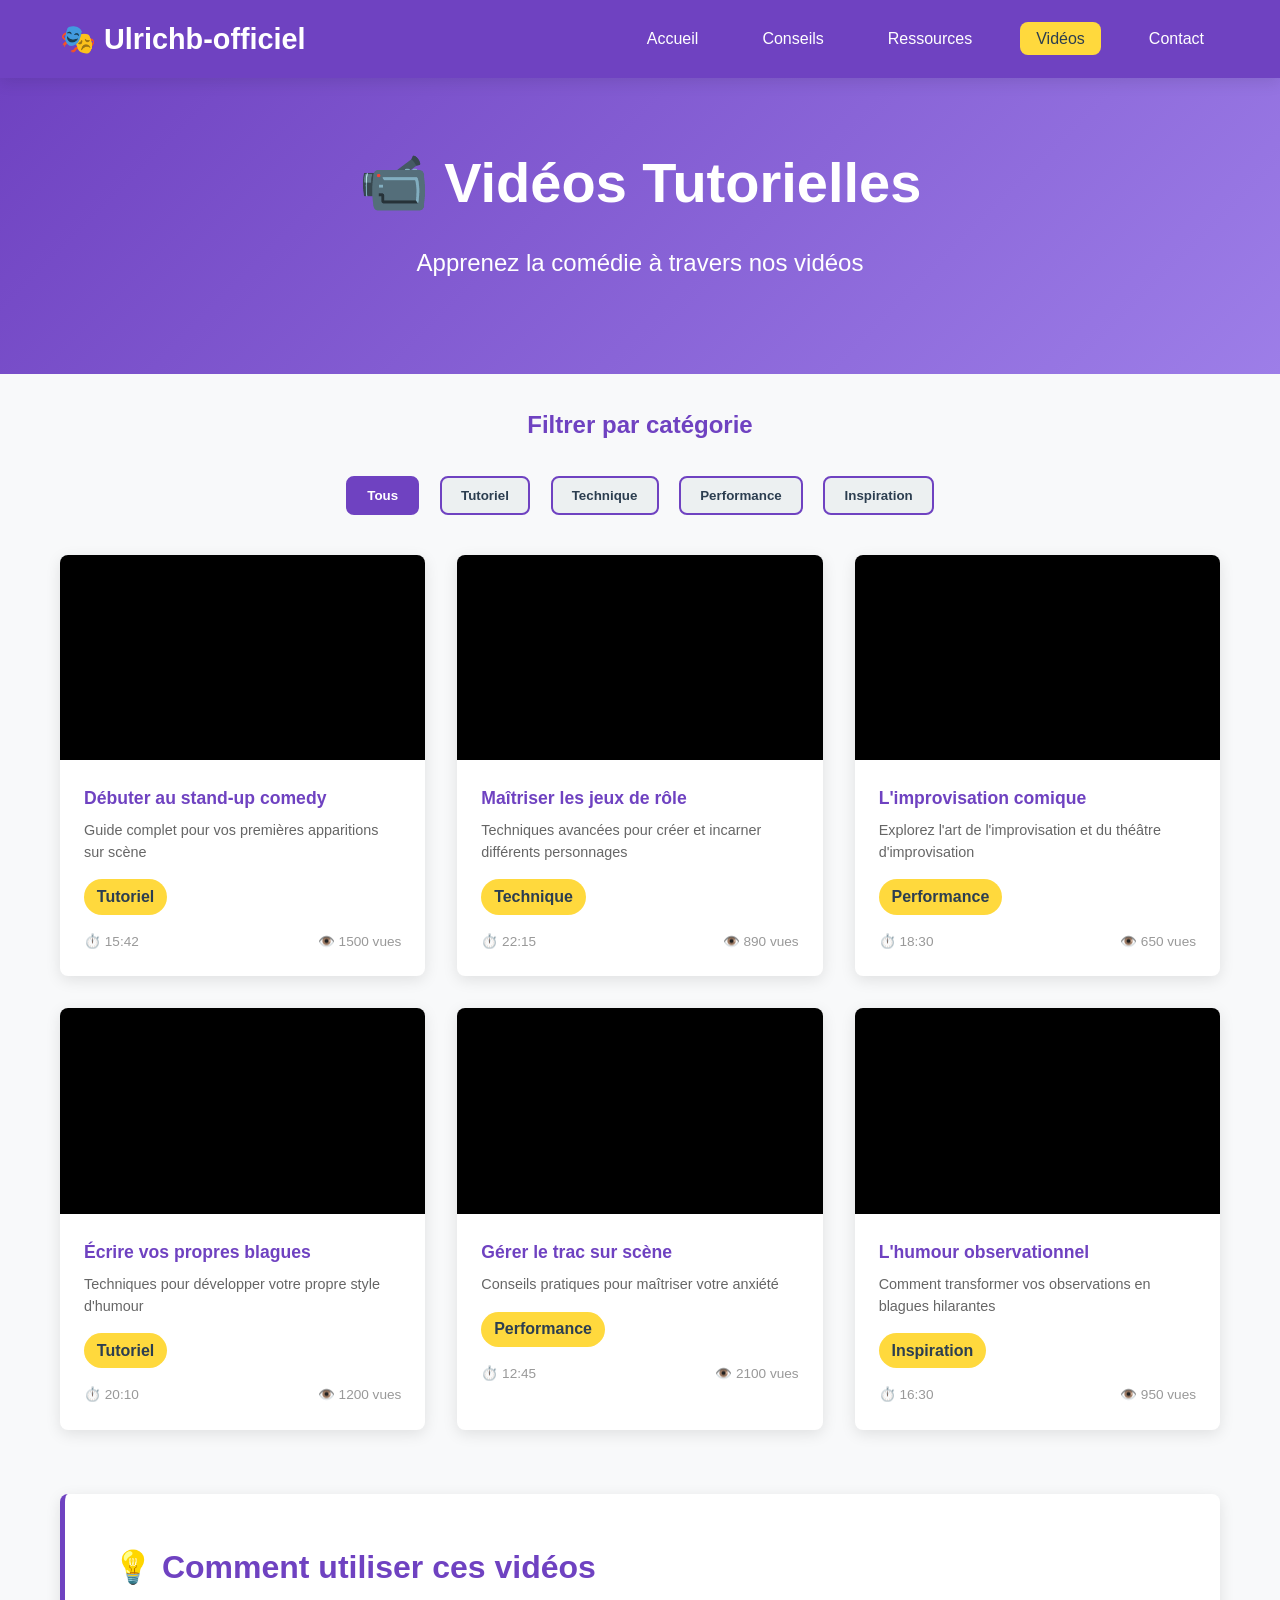
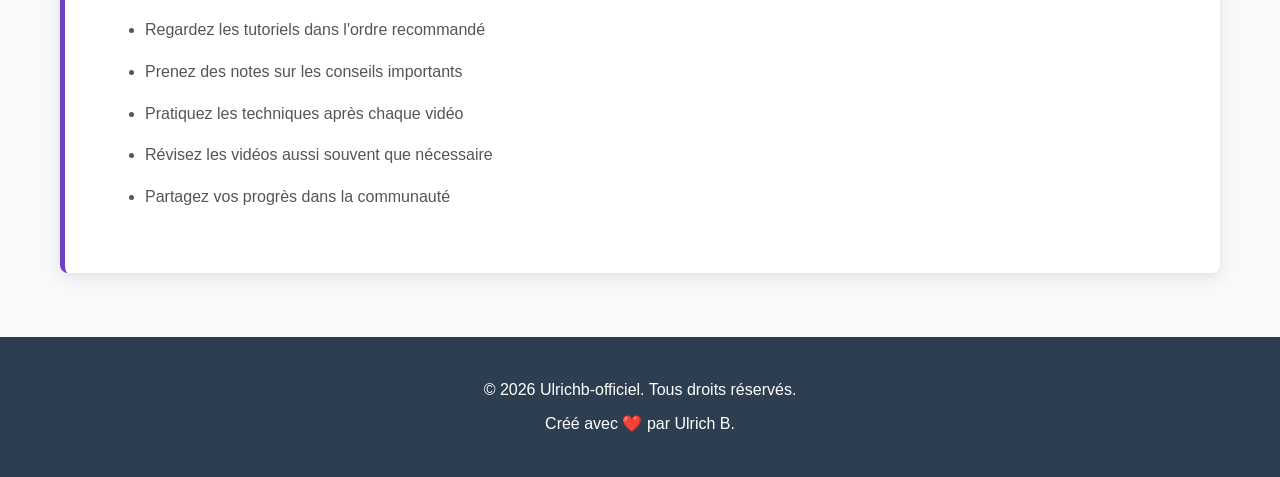
<file: pages/videos.html>
<!DOCTYPE html>
<html lang="fr">
<head>
    <meta charset="UTF-8">
    <meta name="viewport" content="width=device-width, initial-scale=1.0">
    <meta name="description" content="Vidéos tutorielles - Ulrichb-officiel">
    <title>Vidéos | Ulrichb-officiel</title>
    <link rel="stylesheet" href="../css/styles.css">
    <style>
        .video-grid {
            display: grid;
            grid-template-columns: repeat(auto-fill, minmax(320px, 1fr));
            gap: 2rem;
            margin: 2rem 0;
        }

        .video-card {
            background: white;
            border-radius: var(--border-radius);
            overflow: hidden;
            box-shadow: var(--box-shadow);
            transition: var(--transition);
            cursor: pointer;
        }

        .video-card:hover {
            transform: translateY(-5px);
            box-shadow: 0 8px 25px rgba(0, 0, 0, 0.15);
        }

        .video-thumbnail {
            position: relative;
            width: 100%;
            padding-bottom: 56.25%;
            background: #000;
            overflow: hidden;
        }

        .video-thumbnail iframe {
            position: absolute;
            top: 0;
            left: 0;
            width: 100%;
            height: 100%;
            border: none;
        }

        .video-info {
            padding: 1.5rem;
        }

        .video-title {
            color: var(--primary-color);
            font-size: 1.1rem;
            font-weight: 600;
            margin-bottom: 0.5rem;
        }

        .video-description {
            color: #666;
            font-size: 0.9rem;
            margin-bottom: 1rem;
            line-height: 1.5;
        }

        .video-meta {
            display: flex;
            justify-content: space-between;
            align-items: center;
            font-size: 0.85rem;
            color: #999;
        }

        .video-category {
            display: inline-block;
            background-color: var(--accent-color);
            color: var(--dark-color);
            padding: 0.3rem 0.8rem;
            border-radius: 20px;
            font-weight: 600;
        }

        .filter-section {
            text-align: center;
            margin: 2rem 0;
        }

        .filter-btn {
            background-color: var(--light-color);
            color: var(--dark-color);
            border: 2px solid var(--primary-color);
            padding: 0.6rem 1.2rem;
            border-radius: var(--border-radius);
            cursor: pointer;
            font-weight: 600;
            transition: var(--transition);
            margin: 0.5rem;
        }

        .filter-btn:hover,
        .filter-btn.active {
            background-color: var(--primary-color);
            color: white;
        }
    </style>
</head>
<body>
    <!-- Navigation -->
    <nav class="navbar">
        <div class="container">
            <div class="navbar-brand">
                <h1>🎭 Ulrichb-officiel</h1>
            </div>
            <ul class="navbar-menu">
                <li><a href="../index.html">Accueil</a></li>
                <li><a href="conseils.html">Conseils</a></li>
                <li><a href="ressources.html">Ressources</a></li>
                <li><a href="videos.html" class="active">Vidéos</a></li>
                <li><a href="contact.html">Contact</a></li>
            </ul>
        </div>
    </nav>

    <!-- En-tête -->
    <header class="hero" style="padding: 60px 0;">
        <div class="container">
            <h1>📹 Vidéos Tutorielles</h1>
            <p class="subtitle">Apprenez la comédie à travers nos vidéos</p>
        </div>
    </header>

    <!-- Contenu principal -->
    <main class="container">
        <!-- Filtrage -->
        <section class="filter-section">
            <h2 style="color: var(--primary-color); margin-bottom: 1.5rem;">Filtrer par catégorie</h2>
            <div id="filter-buttons">
                <button class="filter-btn active" onclick="filterVideos('all')">Tous</button>
                <button class="filter-btn" onclick="filterVideos('Tutoriel')">Tutoriel</button>
                <button class="filter-btn" onclick="filterVideos('Technique')">Technique</button>
                <button class="filter-btn" onclick="filterVideos('Performance')">Performance</button>
                <button class="filter-btn" onclick="filterVideos('Inspiration')">Inspiration</button>
            </div>
        </section>

        <!-- Grille vidéos -->
        <section id="videos-grid" class="video-grid">
            <!-- Chargé dynamiquement -->
        </section>

        <!-- Section info -->
        <section class="intro" style="margin-top: 4rem;">
            <h2>💡 Comment utiliser ces vidéos</h2>
            <ul style="margin-left: 2rem; color: #555;">
                <li style="margin: 1rem 0;">Regardez les tutoriels dans l'ordre recommandé</li>
                <li style="margin: 1rem 0;">Prenez des notes sur les conseils importants</li>
                <li style="margin: 1rem 0;">Pratiquez les techniques après chaque vidéo</li>
                <li style="margin: 1rem 0;">Révisez les vidéos aussi souvent que nécessaire</li>
                <li style="margin: 1rem 0;">Partagez vos progrès dans la communauté</li>
            </ul>
        </section>
    </main>

    <!-- Pied de page -->
    <footer class="footer">
        <div class="container">
            <p>&copy; 2026 Ulrichb-officiel. Tous droits réservés.</p>
            <p>Créé avec ❤️ par Ulrich B.</p>
        </div>
    </footer>

    <script src="../js/script.js"></script>
    <script>
        let allVideos = [];

        // Charger les vidéos au démarrage
        document.addEventListener('DOMContentLoaded', () => {
            loadVideos();
        });

        function loadVideos() {
            // Données de vidéos (peut être chargée depuis une API ou JSON)
            const videosData = [
                {
                    id: 1,
                    title: "Débuter au stand-up comedy",
                    description: "Guide complet pour vos premières apparitions sur scène",
                    category: "Tutoriel",
                    youtubeId: "dQw4w9WgXcQ",
                    duration: "15:42",
                    views: 1500
                },
                {
                    id: 2,
                    title: "Maîtriser les jeux de rôle",
                    description: "Techniques avancées pour créer et incarner différents personnages",
                    category: "Technique",
                    youtubeId: "jNQXAC9IVRw",
                    duration: "22:15",
                    views: 890
                },
                {
                    id: 3,
                    title: "L'improvisation comique",
                    description: "Explorez l'art de l'improvisation et du théâtre d'improvisation",
                    category: "Performance",
                    youtubeId: "9bZkp7q19f0",
                    duration: "18:30",
                    views: 650
                },
                {
                    id: 4,
                    title: "Écrire vos propres blagues",
                    description: "Techniques pour développer votre propre style d'humour",
                    category: "Tutoriel",
                    youtubeId: "OPf0yXdyWEk",
                    duration: "20:10",
                    views: 1200
                },
                {
                    id: 5,
                    title: "Gérer le trac sur scène",
                    description: "Conseils pratiques pour maîtriser votre anxiété",
                    category: "Performance",
                    youtubeId: "I7-PN8cqoE0",
                    duration: "12:45",
                    views: 2100
                },
                {
                    id: 6,
                    title: "L'humour observationnel",
                    description: "Comment transformer vos observations en blagues hilarantes",
                    category: "Inspiration",
                    youtubeId: "8vnkaWZo3cw",
                    duration: "16:30",
                    views: 950
                }
            ];

            allVideos = videosData;
            displayVideos(allVideos);
        }

        function displayVideos(videos) {
            const grid = document.getElementById('videos-grid');
            grid.innerHTML = '';

            if (videos.length === 0) {
                grid.innerHTML = '<p style="grid-column: 1/-1; text-align: center; color: #999;">Aucune vidéo trouvée.</p>';
                return;
            }

            videos.forEach(video => {
                const card = createVideoCard(video);
                grid.appendChild(card);
            });
        }

        function createVideoCard(video) {
            const card = document.createElement('div');
            card.className = 'video-card';

            card.innerHTML = `
                <div class="video-thumbnail">
                    <iframe src="https://www.youtube.com/embed/${video.youtubeId}" allowfullscreen></iframe>
                </div>
                <div class="video-info">
                    <div class="video-title">${escapeHtml(video.title)}</div>
                    <div class="video-description">${escapeHtml(video.description)}</div>
                    <div style="margin-bottom: 1rem;">
                        <span class="video-category">${escapeHtml(video.category)}</span>
                    </div>
                    <div class="video-meta">
                        <span>⏱️ ${video.duration}</span>
                        <span>👁️ ${video.views} vues</span>
                    </div>
                </div>
            `;

            return card;
        }

        function filterVideos(category) {
            // Mettre à jour les boutons actifs
            document.querySelectorAll('.filter-btn').forEach(btn => {
                btn.classList.remove('active');
            });
            event.target.classList.add('active');

            // Filtrer les vidéos
            if (category === 'all') {
                displayVideos(allVideos);
            } else {
                const filtered = allVideos.filter(video => video.category === category);
                displayVideos(filtered);
            }
        }
    </script>
</body>
</html>
</file>
<file: css/styles.css>
/* ============================================
   VARIABLES ET THÈME
   ============================================ */

:root {
    --primary-color: #6f42c1;
    --secondary-color: #ff6b6b;
    --accent-color: #ffd93d;
    --dark-color: #2c3e50;
    --light-color: #ecf0f1;
    --border-radius: 8px;
    --transition: all 0.3s ease;
    --box-shadow: 0 4px 15px rgba(0, 0, 0, 0.1);
}

/* ============================================
   RÉINITIALISATION ET STYLES DE BASE
   ============================================ */

* {
    margin: 0;
    padding: 0;
    box-sizing: border-box;
}

html {
    scroll-behavior: smooth;
}

body {
    font-family: 'Segoe UI', Tahoma, Geneva, Verdana, sans-serif;
    color: var(--dark-color);
    background-color: #f8f9fa;
    line-height: 1.6;
}

/* ============================================
   CONTENEUR
   ============================================ */

.container {
    max-width: 1200px;
    margin: 0 auto;
    padding: 0 20px;
}

/* ============================================
   NAVIGATION
   ============================================ */

.navbar {
    background-color: var(--primary-color);
    color: white;
    padding: 1rem 0;
    box-shadow: var(--box-shadow);
    position: sticky;
    top: 0;
    z-index: 100;
}

.navbar .container {
    display: flex;
    justify-content: space-between;
    align-items: center;
}

.navbar-brand h1 {
    font-size: 1.8rem;
    font-weight: 700;
}

.navbar-menu {
    display: flex;
    list-style: none;
    gap: 2rem;
}

.navbar-menu a {
    color: white;
    text-decoration: none;
    font-weight: 500;
    transition: var(--transition);
    padding: 0.5rem 1rem;
    border-radius: var(--border-radius);
}

.navbar-menu a:hover,
.navbar-menu a.active {
    background-color: var(--accent-color);
    color: var(--dark-color);
}

/* ============================================
   EN-TÊTE HÉROS
   ============================================ */

.hero {
    background: linear-gradient(135deg, var(--primary-color), #9d7ee8);
    color: white;
    padding: 100px 0;
    text-align: center;
}

.hero h1 {
    font-size: 3.5rem;
    margin-bottom: 1rem;
    animation: fadeInDown 0.8s ease;
}

.hero .subtitle {
    font-size: 1.5rem;
    margin-bottom: 2rem;
    opacity: 0.95;
    animation: fadeInUp 0.8s ease 0.2s both;
}

.cta-button {
    display: inline-block;
    background-color: var(--accent-color);
    color: var(--dark-color);
    padding: 12px 30px;
    border-radius: var(--border-radius);
    text-decoration: none;
    font-weight: 600;
    transition: var(--transition);
    animation: fadeInUp 0.8s ease 0.4s both;
}

.cta-button:hover {
    transform: translateY(-3px);
    box-shadow: 0 8px 20px rgba(0, 0, 0, 0.2);
}

/* ============================================
   CARTES FEATURES
   ============================================ */

.features {
    display: grid;
    grid-template-columns: repeat(auto-fit, minmax(300px, 1fr));
    gap: 2rem;
    margin: 4rem 0;
}

.feature-card {
    background: white;
    padding: 2rem;
    border-radius: var(--border-radius);
    text-align: center;
    box-shadow: var(--box-shadow);
    transition: var(--transition);
}

.feature-card:hover {
    transform: translateY(-5px);
    box-shadow: 0 8px 30px rgba(0, 0, 0, 0.15);
}

.feature-icon {
    font-size: 3rem;
    margin-bottom: 1rem;
}

.feature-card h3 {
    color: var(--primary-color);
    margin-bottom: 1rem;
    font-size: 1.5rem;
}

.feature-card p {
    color: #666;
    line-height: 1.8;
}

/* ============================================
   SECTION INTRO
   ============================================ */

.intro {
    background: white;
    padding: 3rem;
    border-radius: var(--border-radius);
    box-shadow: var(--box-shadow);
    margin: 3rem 0;
    border-left: 5px solid var(--primary-color);
}

.intro h2 {
    color: var(--primary-color);
    margin-bottom: 1.5rem;
    font-size: 2rem;
}

.intro p {
    color: #555;
    font-size: 1.1rem;
    line-height: 1.9;
}

/* ============================================
   GRILLE DE CONSEILS
   ============================================ */

.latest-tips {
    margin: 4rem 0;
}

.latest-tips h2 {
    color: var(--primary-color);
    margin-bottom: 2rem;
    font-size: 2rem;
    text-align: center;
}

.tips-grid {
    display: grid;
    grid-template-columns: repeat(auto-fill, minmax(280px, 1fr));
    gap: 2rem;
}

.tip-card {
    background: white;
    padding: 1.5rem;
    border-radius: var(--border-radius);
    box-shadow: var(--box-shadow);
    transition: var(--transition);
    cursor: pointer;
}

.tip-card:hover {
    transform: translateY(-3px);
    box-shadow: 0 8px 25px rgba(0, 0, 0, 0.12);
}

.tip-card h3 {
    color: var(--primary-color);
    margin-bottom: 0.8rem;
}

.tip-card p {
    color: #666;
    font-size: 0.95rem;
    line-height: 1.6;
}

.tip-category {
    display: inline-block;
    background-color: var(--accent-color);
    color: var(--dark-color);
    padding: 0.3rem 0.8rem;
    border-radius: 20px;
    font-size: 0.75rem;
    font-weight: 600;
    margin-top: 0.5rem;
}

/* ============================================
   PIED DE PAGE
   ============================================ */

.footer {
    background-color: var(--dark-color);
    color: white;
    text-align: center;
    padding: 2rem 0;
    margin-top: 4rem;
}

.footer p {
    margin: 0.5rem 0;
}

/* ============================================
   ANIMATIONS
   ============================================ */

@keyframes fadeInDown {
    from {
        opacity: 0;
        transform: translateY(-20px);
    }
    to {
        opacity: 1;
        transform: translateY(0);
    }
}

@keyframes fadeInUp {
    from {
        opacity: 0;
        transform: translateY(20px);
    }
    to {
        opacity: 1;
        transform: translateY(0);
    }
}

/* ============================================
   RESPONSIVE DESIGN
   ============================================ */

@media (max-width: 768px) {
    .hero h1 {
        font-size: 2.5rem;
    }

    .hero .subtitle {
        font-size: 1.2rem;
    }

    .navbar-menu {
        gap: 1rem;
    }

    .navbar-menu a {
        padding: 0.3rem 0.6rem;
        font-size: 0.9rem;
    }

    .navbar-brand h1 {
        font-size: 1.3rem;
    }

    .features {
        grid-template-columns: 1fr;
    }

    .tips-grid {
        grid-template-columns: 1fr;
    }

    .intro {
        padding: 1.5rem;
    }
}

@media (max-width: 480px) {
    .container {
        padding: 0 15px;
    }

    .hero {
        padding: 50px 0;
    }

    .hero h1 {
        font-size: 1.8rem;
    }

    .navbar-menu {
        flex-wrap: wrap;
        gap: 0.5rem;
    }

    .navbar-menu a {
        font-size: 0.8rem;
        padding: 0.2rem 0.4rem;
    }

    .cta-button {
        padding: 10px 20px;
        font-size: 0.9rem;
    }
}
</file>
